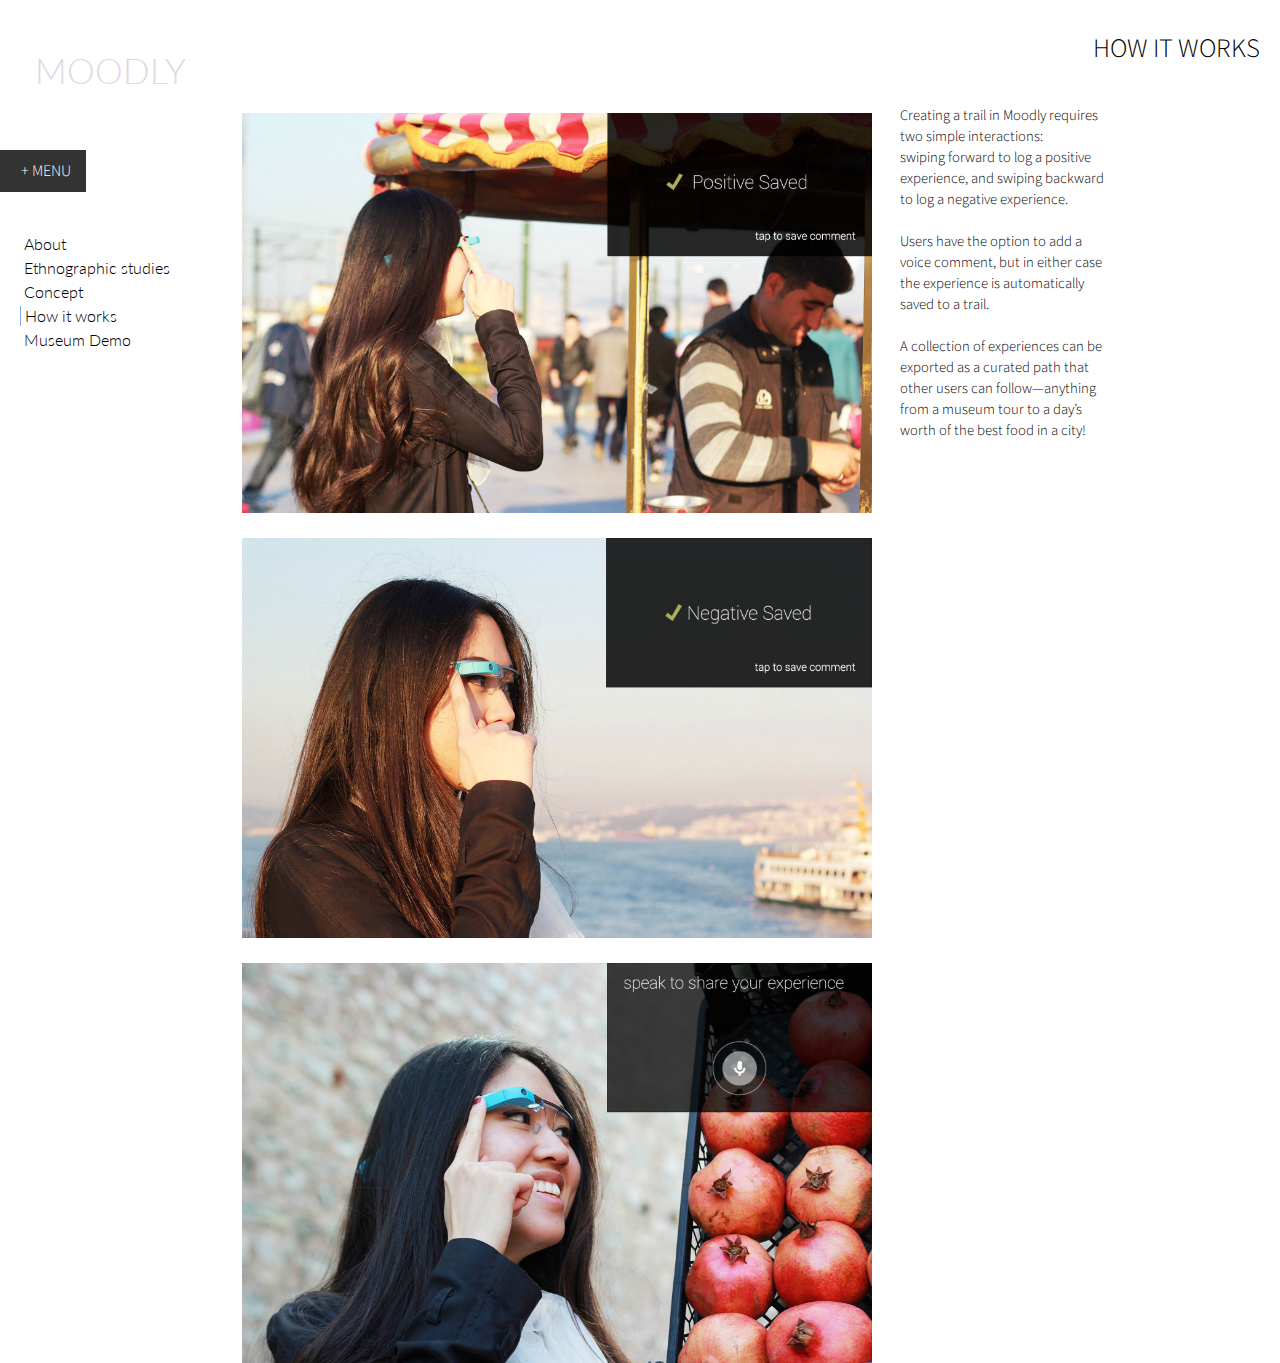
<file: howitworks.html>
<html>
<head>
    <meta content="text/html; charset=utf-8" http-equiv="Content-Type" />
    <meta name="viewport" content="width=device-width, initial-scale=1">

    <!-- Style Sheets -->
    <link rel="stylesheet" type="text/css" href="css/general.css" /> 
    <link rel="stylesheet" type="text/css" href="css/navbar.css" /> 

    <!-- Fonts -->
    <link href='http://fonts.googleapis.com/css?family=Lato:300,400,700,400italic|Poiret+One|Quicksand:400,700|Quattrocento+Sans:400,400italic,700' rel='stylesheet' type='text/css'>
    <link href="http://fonts.googleapis.com/css?family=Source+Sans+Pro:300,400|Dosis:300,400|Source+Code+Pro:300,400|Roboto|Roboto+Slab:400,300|Roboto+Condensed:400,300" rel="stylesheet" type="text/css">

    <!-- Load any supplemental Javascript libraries here -->
    <script type="text/javascript" src="external_js/jquery/js/jquery-1.9.0.min.js"></script>
    <script type="text/javascript" src="js/navbar.js"></script>

    
     <script type="text/javascript">
        $(document).ready(function() {

            // Adding navigation bar
            add_navbar("#body", "#navWorks");

        });
     </script>

    <title>Moodly</title>
</head>
<body id="body">

     <div id="ContentContainer">
        <div id="menuButton">+ MENU </div>
        <div id="bigContainer">
            <div class="heading"> <div class="headingText">HOW IT WORKS</div></div>
            <div id="imageContainer">  
                    <div class="imageDiv"> <img src="img/Works_Positive_Saved.png" alt="" class="image"></div>
                    <div class="imageDiv"> <img src="img/Works_Negative_Saved.png" alt="" class="image"></div>
                    <div class="imageDiv"> <img src="img/Works_Speak.png" alt="" class="image"></div>        
            </div>

            <div id="textContainer">
                    Creating a trail in Moodly requires two simple interactions: 
                    <br>
                    swiping forward to log a positive experience, and swiping backward to log a negative experience. 
                    <br> <br>
                    Users have the option to add a voice comment, but in either case the experience is automatically saved to a trail. 
                    <br> <br>
                    A collection of experiences can be exported as a curated path that other users can follow—anything from a museum tour to a day’s worth of the best food in a city!
           
            </div>
        </div>

    </div>

</body>
</html>
</file>
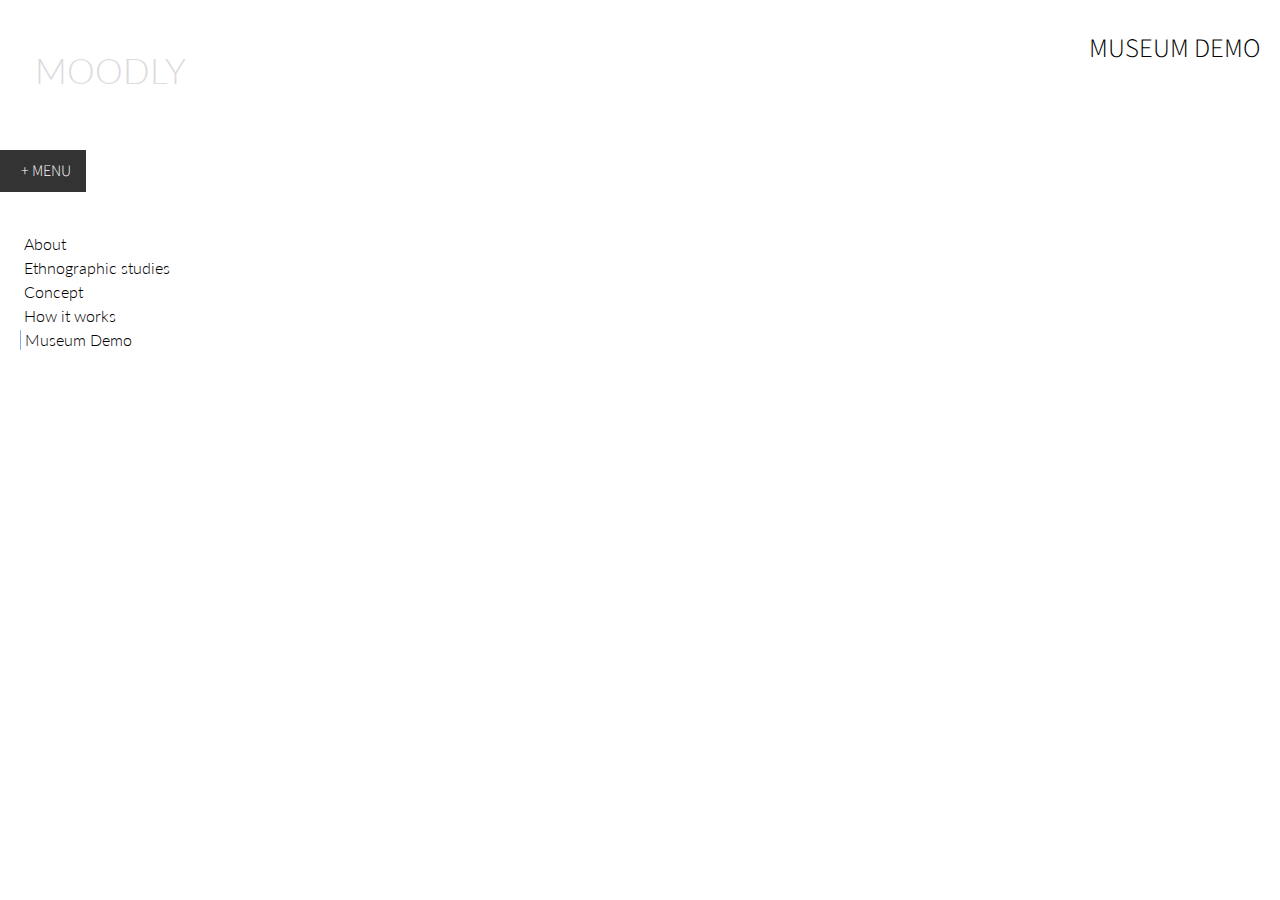
<file: video.html>
<html>
<head>
    <meta content="text/html; charset=utf-8" http-equiv="Content-Type" />
    <meta name="viewport" content="width=device-width, initial-scale=1">

    <!-- Style Sheets -->
    <link rel="stylesheet" type="text/css" href="css/general.css" /> 
    <link rel="stylesheet" type="text/css" href="css/navbar.css" /> 

    <!-- Fonts -->
    <link href='http://fonts.googleapis.com/css?family=Lato:300,400,700,400italic|Poiret+One|Quicksand:400,700|Quattrocento+Sans:400,400italic,700' rel='stylesheet' type='text/css'>
    <link href="http://fonts.googleapis.com/css?family=Source+Sans+Pro:300,400|Dosis:300,400|Source+Code+Pro:300,400|Roboto|Roboto+Slab:400,300|Roboto+Condensed:400,300" rel="stylesheet" type="text/css">

    <!-- Load any supplemental Javascript libraries here -->
    <script type="text/javascript" src="external_js/jquery/js/jquery-1.9.0.min.js"></script>
    <script type="text/javascript" src="js/navbar.js"></script>

     <script type="text/javascript">
        $(document).ready(function() {

            // Adding navigation bar
            add_navbar("#body", "#navVideo");

        });
     </script>

    <title>+ Moodly</title>
</head>
<body id="body">

     <div id="ContentContainer">
        <div id="menuButton">+ MENU </div>
        <div id="bigContainer">
            <div class="heading"> <div class="headingText">MUSEUM DEMO</div></div>
            <div id="mainVideo">
                <iframe width="800" height="525" src="http://www.youtube.com/embed/h5uQMxL6ExM" frameborder="0" allowfullscreen></iframe>
            <div>
        </div>
    </div>

</body>
</html>
</file>
<file: css/general.css>
body{
    margin:0px;
    font-family: 'Source Sans Pro', sans-serif;
    font-weight:300;
    /*color:white;*/
}


#contentContainer{
    height:100%;
    background-color:white;
}

#menuButton {
    position:absolute;
    padding: 10px 15px 10px 21px;
    background-color: rgba(0,0,0,0.8);
    display: inline-block;
    color: white;
    z-index: 100;
    top: 150px;
    font-weight: 300;
}

#bigContainer{
    position:absolute;
    width: calc(100% - 100px);
    left: 100px;
    top:20px;
    z-index: 1;
}

#imageContainer{
    position:relative;
    display:inline-block;
    width:700px;
    height:450px;
    margin-top:15px;
    margin-left: 142px;
}

#textContainer{
    display:inline-block;
    width: 215px;
    vertical-align:top;
    font-size:11pt;
    position:absolute;
    top: 85px;
    left: 800px;
}

@media (max-width: 700px){
    #textContainer {
        width: 100%;
    }
}

/* For the image carousels */
.imageDiv{
    width:630px;
    height:400px;
    overflow:hidden;
    margin-bottom: 25px;
}

.image{
    width:630px;
}


/* Heading stuff */
.heading{
    font-size:20pt;
    font-weight:300;
    margin-bottom:20px;
    width:calc(100% - 20px);
    /*background-color:rgba(0,0,0,0.7);*/
    color: black;
    padding:10px;
    text-align:right;
}

.headingText{
    padding-right:10px;
}

/* For Video tab only */
#mainVideo{
   /*position:absolute;*/
   margin-top:10px;
   margin: 0 auto;
   width: 850px;
   height: 550px;
   padding-left: 30px;
}

#contact {
    text-align:center;
}
</file>
<file: css/navbar.css>
#navbar{
    background-color:rgba(256, 256, 256, 0.75);
    
    font-family: 'Lato', 'sans-serif';
    /*font-family: 'Open Sans', sans-serif;*/
    font-weight:300;
    height:100%;
    left:0px;
    min-height:500px;
    padding-left:20px;
    padding-right:20px;
    position:absolute;
    top:0px;
    width:180px;
    z-index:5;
}

#logo{
    position:relative;
    margin-top:50px;
    width:100%;
    height:50px;
    font-family: 'Lato', 'sans-serif';
    font-size:26pt;
    color:rgb(222, 218, 223);
    text-align:center;

}

#menu{
    position:relative;
    margin-top:132px;
    
}

.menuItemBox{
    margin: 2px 25px 2px 0px;
    padding-bottom:1px;
    padding-left:4px;
    float:left;
}

.menuItem{
    text-decoration: none;
    /*color:rgb(209, 209, 209);*/
    color:black;
    font-size:12pt;
}

.menuItemBox:hover{
    border-left: 1px solid rgb(130, 173, 238);
}

.navActive{
    border-left: 1px solid rgb(130, 173, 238);
}

.link{
    text-decoration: none;
}
</file>
